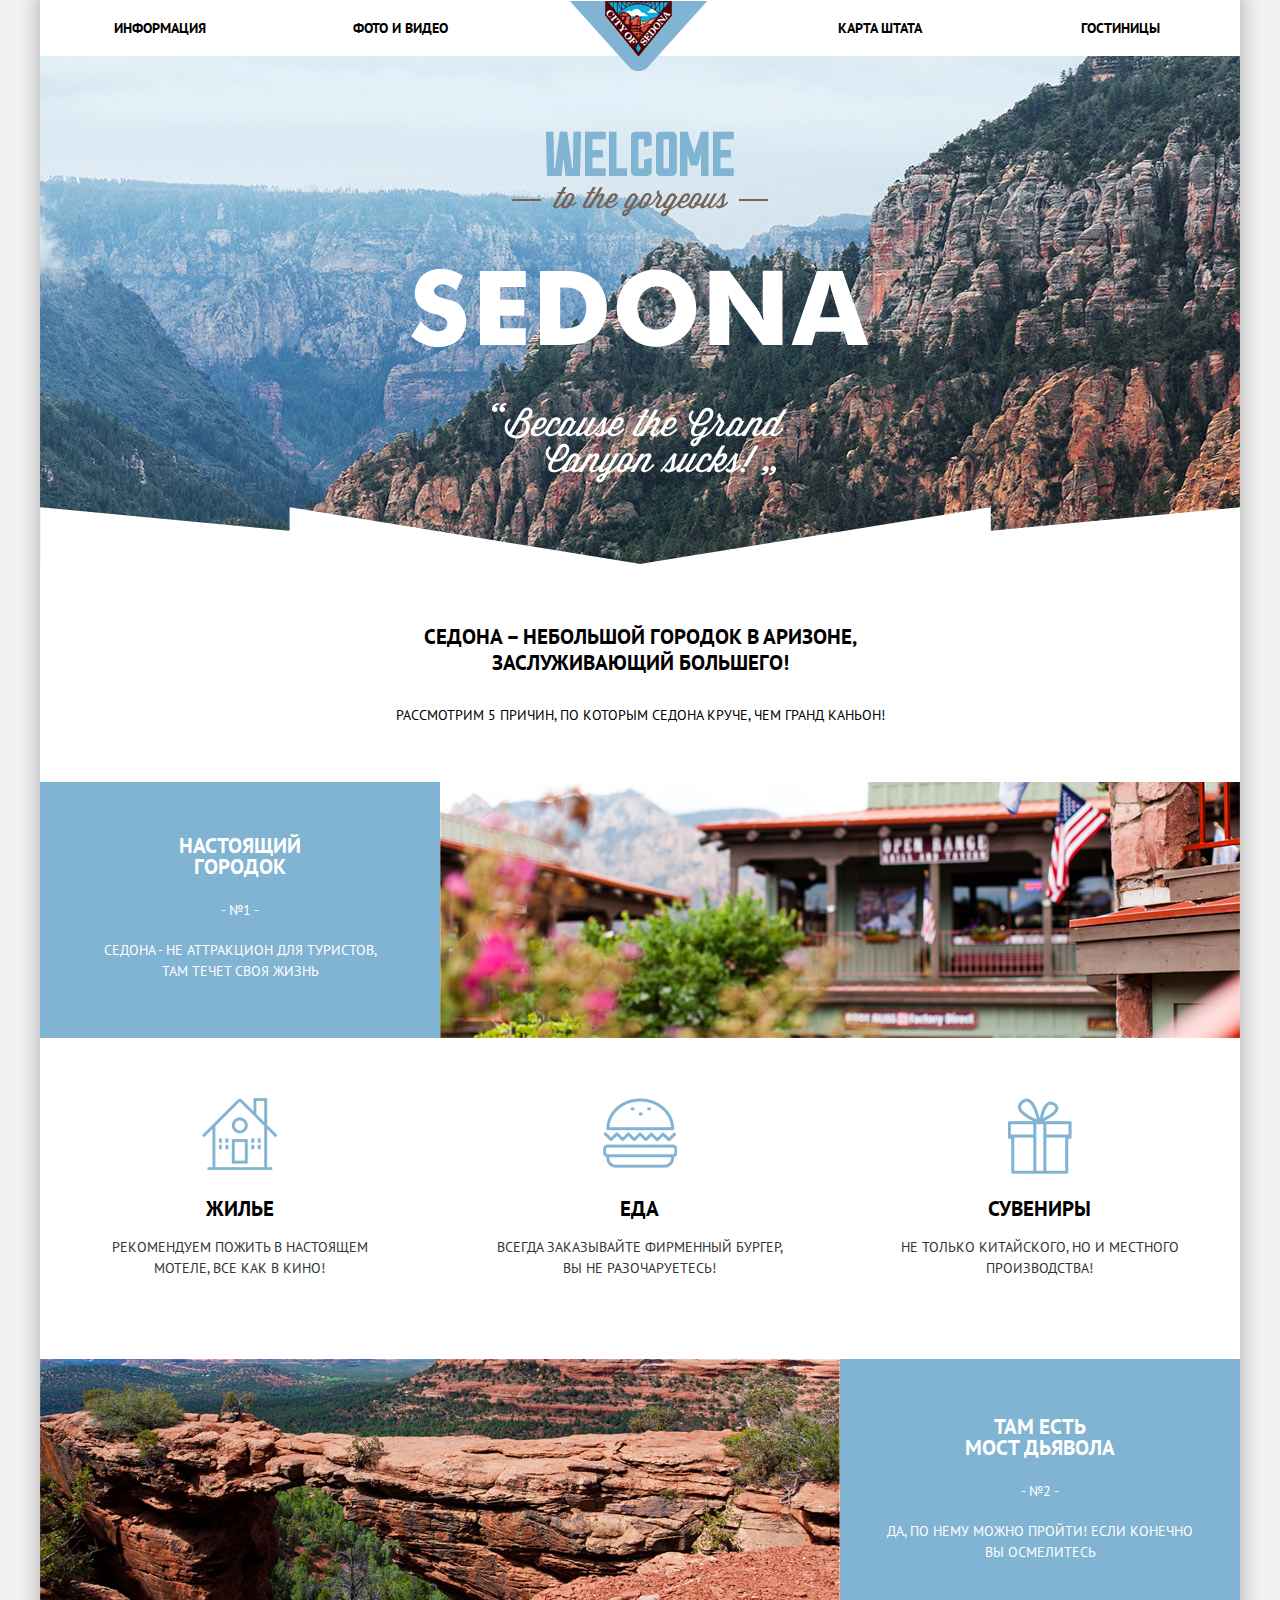
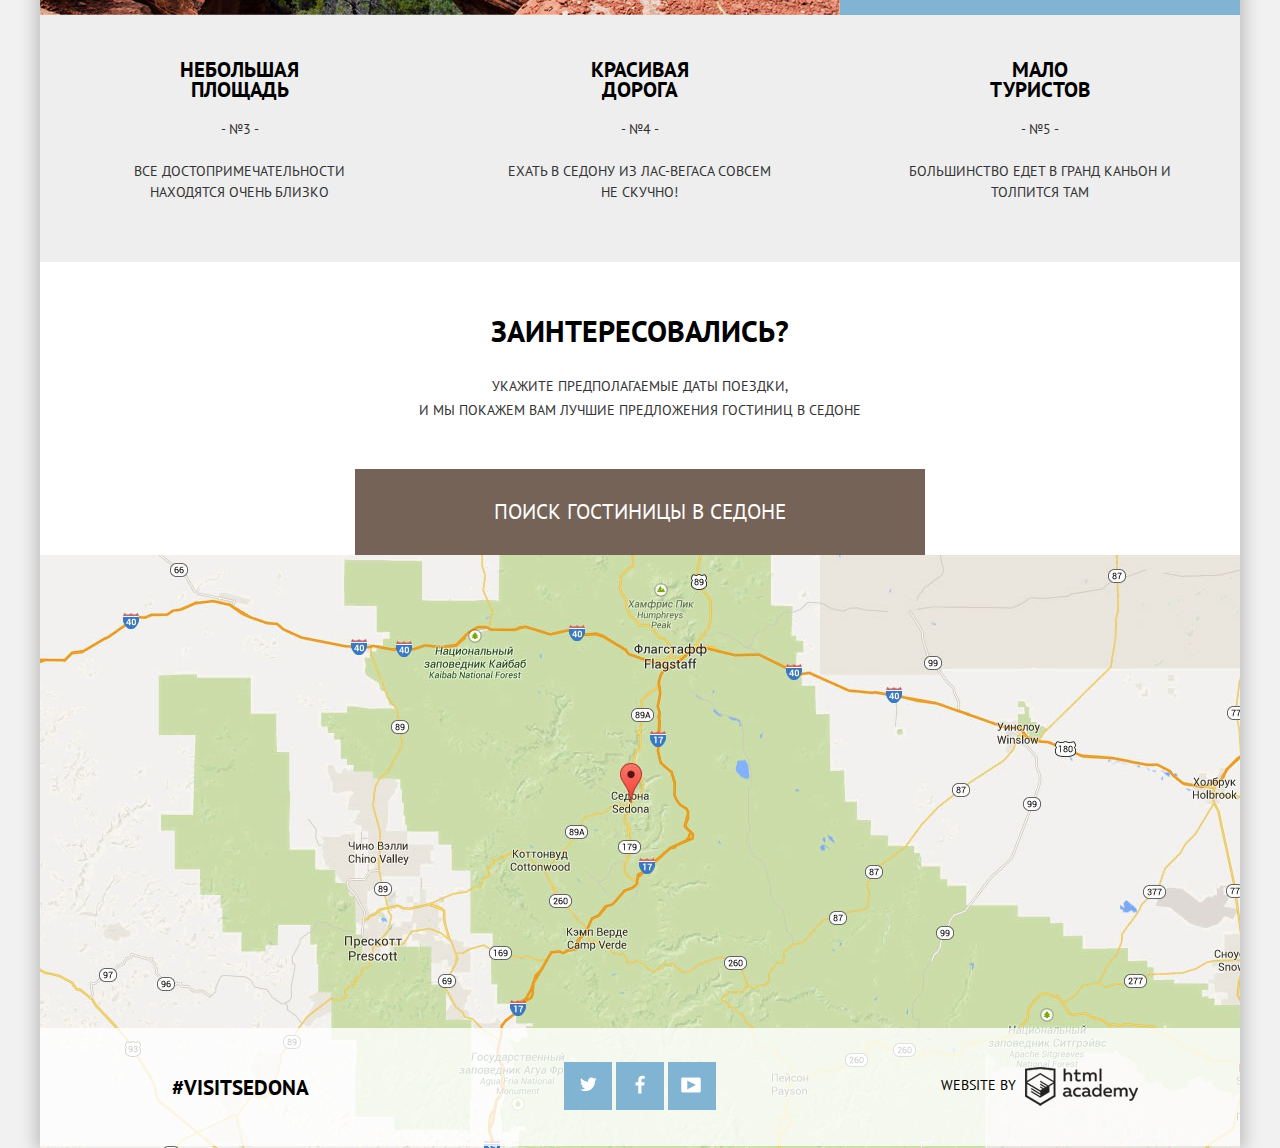
<file: index.html>
<!DOCTYPE html>
<html lang="ru">
<head>
  <meta charset="utf-8">
  <title>Седона</title>
  <link href="css/normalize.css" type="text/css" rel="stylesheet">
  <link href="https://fonts.googleapis.com/css?family=PT+Sans:400,700&amp;subset=cyrillic" rel="stylesheet">
  <link href="css/style.css" type="text/css" rel="stylesheet">
</head>
<body>
<div class="wrapper container">
  <header class="main-header clearfix">
    <nav class="main-navigation">
      <ul>
        <li>
          <a href="#">Информация</a>
        </li>
        <li>
          <a href="#">Фото и видео</a>
        </li>
        <li>
          <a href="hotels.html">Гостиницы </a>
        </li>
        <li>
          <a href="#">Карта штата</a>
        </li>
      </ul>
      <div class="logo">
        <a href="index.html"><img src="img/logo.png" alt="logo" width="138" height="70"></a>
      </div>
    </nav>
  </header>
  <main class="clearfix">
    <div class="img-bg">
      <div class="img-bg-logo">
        <img src="img/text.png" alt="text" width="458" height="352">
      </div>
    </div>
    <div class="name clearfix">
      <h1>Седона – небольшой городок в Аризоне, заслуживающий большего!</h1>

      <p>Рассмотрим 5 причин, по которым Седона круче, чем Гранд Каньон!</p>
    </div>
    <div class="town clearfix">
      <div class="img-town">
        <img src="img/image1.jpg" alt="town" width="800" height="256">
      </div>
      <div class="town-text">
        <h2 class="town-text-title">Настоящий <br>
          городок</h2>

        <p>- №1 -</p>

        <p>Седона - не аттракцион для туристов, там течет своя жизнь</p>
      </div>
    </div>
    <div class="advantages-main">
      <ul class="advantages clearfix">
        <li class="advantages-item">

          <h3>Жилье</h3>

          <p>Рекомендуем пожить в настоящем мотеле, все как в кино!</p>
        </li>
        <li class="advantages-item">

          <h3>Еда</h3>

          <p>Всегда заказывайте фирменный бургер, вы не разочаруетесь!</p>
        </li>
        <li class="advantages-item">

          <h3>Сувениры</h3>

          <p>Не только китайского, но и местного производства!</p>
        </li>
      </ul>
    </div>
    <div class="bridge clearfix">
      <div class="bridge-img">
        <img src="img/image2.jpg" alt="bridge" width="800" height="256">
      </div>
      <div class="bridge-text">
        <h2>Там есть <br> мост дьявола</h2>

        <p>- №2 -</p>

        <p>Да, по нему можно пройти! Если конечно вы осмелитесь</p>
      </div>
    </div>
    <div class="advantages2-main ">
      <ul class="advantages2 clearfix">
        <li class="advantages2-item">
          <h3 class="advantages2-title">Небольшая <br> площадь</h3>

          <p class="advantages2-numb">- №3 -</p>

          <p class="advantages2-descr">Все достопримечательности находятся очень близко</p>
        </li>
        <li class="advantages2-item">
          <h3 class="advantages2-title">Красивая <br> дорога</h3>

          <p class="advantages2-numb">- №4 -</p>

          <p class="advantages2-descr">Ехать в Седону из Лас-Вегаса совсем не скучно!</p>
        </li>
        <li class="advantages2-item">
          <h3 class="advantages2-title">Мало <br> туристов</h3>

          <p class="advantages2-numb">- №5 -</p>

          <p class="advantages2-descr">Большинство едет в Гранд Каньон и толпится там</p>
        </li>
      </ul>
    </div>
    <div class="date clearfix">
      <h2>Заинтересовались?</h2>

      <p>Укажите предполагаемые даты поездки,<br>
        и мы покажем вам лучшие предложения гостиниц в Седоне</p>

      <div class="choose-hotel">
        <a href="search.html" class="choose-hotel-title">Поиск гостиницы в Седоне</a>

        <div class="choose-hotel-popup ">
          <form class="choose-form" action="#" method="post">
            <fieldset class="form-row">
              <label for="date-hotel">Дата заезда:</label>
              <input type="text" id="date-hotel" name="date-hotel-in" value="24 апреля 2016">
              <span class="icon-calendar"></span>
            </fieldset>

            <fieldset class="form-row">
              <label for="date-hotel-out">Дата выезда:</label>
              <input type="text" id="date-hotel-out" name="date-hotel-out" value="4 июля 2016">
              <span class="icon-calendar"></span>
            </fieldset>

            <div class="counters clearfix">
              <div class="counter-left">
                <label for="adult">Взрослые:</label>
                <button class="button-min">-</button>
                <input type="text" id="adult" value="2">
                <button class="button-max">+</button>
              </div>
              <div class="counter-right">
                <label for="child" class="counter-right-label">Дети:</label>
                <button class="button-min">-</button>
                <input type="text" id="child" value="0">
                <button class="button-max">+</button>
              </div>
            </div>

            <button class="found" type="submit">Найти</button>
          </form>
        </div>
      </div>
    </div>
    <div class="js-open-map">
      <div class="map"></div>
    </div>
  </main>
  <footer class="main-footer clearfix">
    <div class="hashtag">
      <p>#visitsedona</p>
    </div>
    <div class="footer-social">
      <a class="social-btn social-btn-tw" href="#" target="_blank">Twitter</a>
      <a class="social-btn social-btn-fb" href="#" target="_blank">Facebook</a>
      <a class="social-btn social-btn-yt" href="#" target="_blank">Youtube</a>
    </div>
    <div class="footer-copyright">
      <span>Website by</span>
      <a class="btn" href="https://htmlacademy.ru" target="_blank">
      </a>
    </div>
  </footer>

  <script src="js/script.js"></script>

</div>
</body>
</html>
</file>
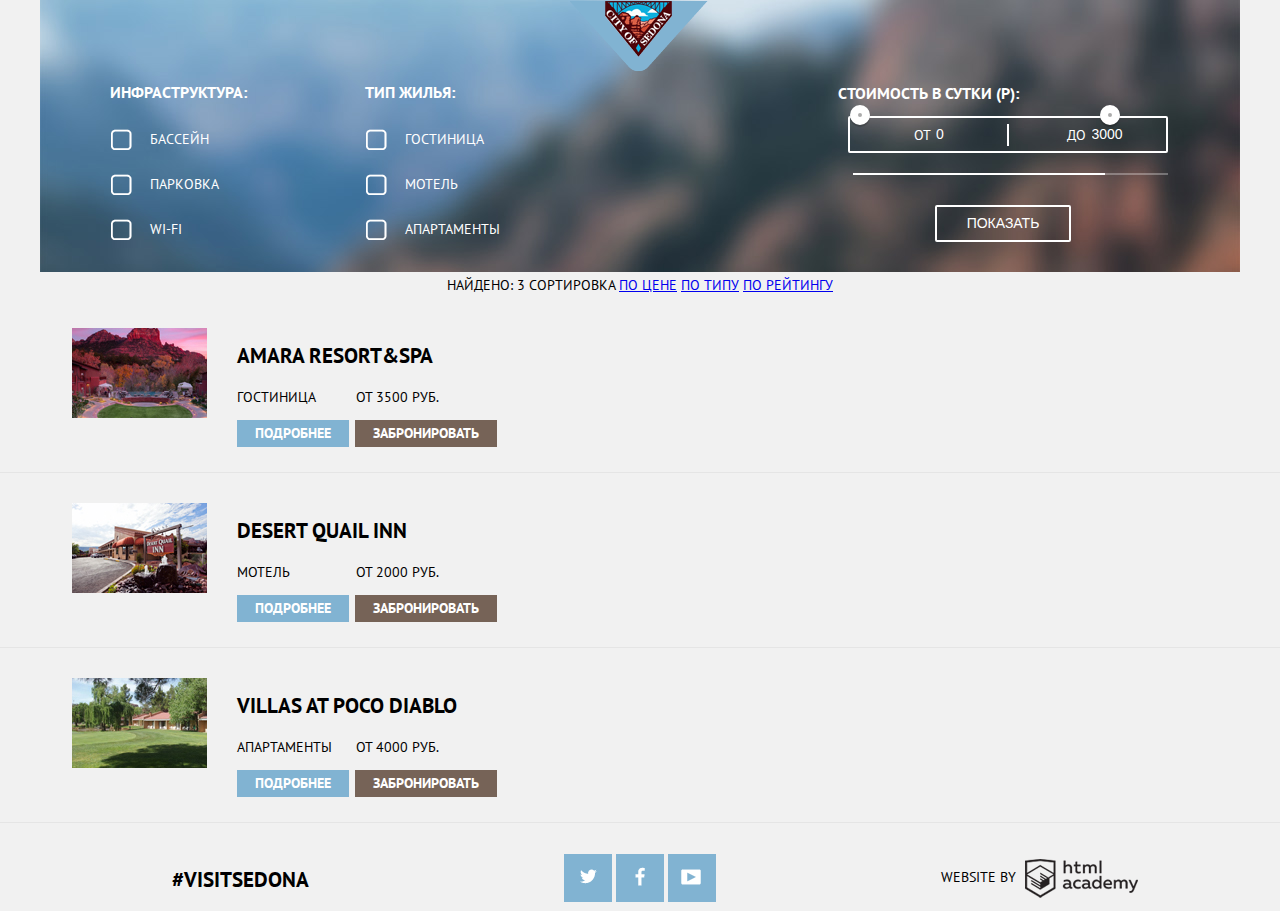
<file: catalog.html>
<!DOCTYPE html>
<html land="ru">
	<head>
    <meta charset="utf-8">
    <title>Седона</title>
    <link href="css/normalize.css" type="text/css" rel="stylesheet">
    <link href="css/style.css" type="text/css" rel="stylesheet">
    <link href="https://fonts.googleapis.com/css?family=PT+Sans:400,700&amp;subset=cyrillic" rel="stylesheet">
  </head>
  <body>
  	<header class="main-header">
  		<div class="container">
  			<nav class="main-navigation">
  				<ul>
  					<li>
  						<a href="#">Информация</a>
  					</li>
  					<li>
  						<a href="#">Фото и видео</a>
  					</li>
  					<li>
  						<a href="#">Карта штата</a>
  					</li>
  					<li>
  						<a href="#">Гостиницы</a>
  					</li>
  				</ul>
          <div class="logo">
            <img src="img/logo.png" alt="logo">
          </div>
  			</nav>
  		</div>
  	</header>
	  	<main>
	  		<div class="filters clearfix container"> 
				<div class="infrastructure container">
					<h3>Инфраструктура:</h3>
            		<input type="checkbox" name="pool" value="pool"><label for="check"><span></span>Бассейн</label><br>
            		<input type="checkbox" name="parking" value="parking"><label for="check"><span></span>Парковка</label><br>
            		<input type="checkbox" name="wi-fi" value="wi-fi"><label for="check"><span></span>Wi-fi</label><br>
            	</div>
				<div class="type-house">
					<h3>Тип жилья:</h3>
					<input type="checkbox" name="hotel" value="hotel"><label for="check"><span></span>Гостиница</label><br>
					<input type="checkbox" name="motel" value="motel"><label for="check"><span></span>Мотель</label><br>
					<input type="checkbox" name="apartments" value="apartments"><label for="check"><span></span>Апартаменты</label><br>
				</div>
				<div class="filter-range">
					<div class="filter-range-title">Стоимость в сутки (Р):</div>
					<div class="price-controls">
						<label class="min-price">от <input type="text" name="min-price" value="0"></label>
						<label class="max-price">до <input type="text" name="max-price" value="3000"></label>
					</div>
					<div class="range-controls">
						<div class="scale">
							<div class="bar"></div>
						</div>
						<div class="range-toggle range-toggle-min"></div>
						<div class="range-toggle range-toggle-max"></div>
					</div>
					<button class="btn-transparent" type="submit">Показать</button>
				</div>
			</div>
			<div class="items">
				<span>Найдено: 3</span>
				<span>Сортировка</span>
	  			<a href="#">по цене</a>
	  			<a href="#">по типу</a>
	  			<a href="#">по рейтингу</a>
  			</div>
          <div class="logo">
            <img src="img/logo.png" alt="logo">
          </div>
  			</nav>
		  			<div class="hotels clearfix">
			  			<div class="hotel-img">
			  				<img src="img/amara.jpg" alt="Amara" width="135" height="90">
			  			</div>
			  			<div class="hotel">
				  			<h3>Amara resort&amp;spa</h3>
				  			<span class="type">Гостиница</span>
				  			<span class="price">от 3500 руб.</span><br>
				  			<a href="#" class="detail">Подробнее</a>
				  			<a href="#" class="reserved">Забронировать</a>
			  			</div>
		  			</div>
		  			<div class="hotels clearfix">
			  			<div class="hotel-img">
			  				<img src="img/desert.jpg" alt="Desert" width="135" height="90">
			  			</div>
			  			<div class="hotel">
				  			<h3>Desert quail inn</h3>
				  			<span class="type">Мотель</span>
				  			<span class="price">от 2000 руб.</span><br>
				  			<a href="#" class="detail">Подробнее</a>
				  			<a href="#" class="reserved">Забронировать</a>
			  			</div>
		  			</div>
		  			<div class="hotels clearfix">
			  			<div class="hotel-img">
			  				<img src="img/villas.jpg" alt="villas" width="135" height="90">
			  			</div>
			  			<div class="hotel">
				  			<h3>Villas at poco diablo</h3>
				  			<span class="type">Апартаменты</span>
				  			<span class="price">от 4000 руб.</span><br>
				  			<a href="#" class="detail">Подробнее</a>
				  			<a href="#" class="reserved">Забронировать</a>
		  				</div>
		  			</div>

	  	</main>
	  	</main>
		  <footer class="main-footer2 container">
	        <section class="hashtag">
	  			<p>#visitsedona</p>
	        </section>
	  		<section class="footer-social">
	  			<a class="social-btn social-btn-tw" href="#" target="_blank">Twitter</a>
	          	<a class="social-btn social-btn-fb" href="#" target="_blank">Facebook</a>
	          	<a class="social-btn social-btn-yt" href="#" target="_blank">Youtube</a>
	  		</section>
	  		<section class="footer-copyright">
	  			<span>Website by</span>
	  			<a class="btn" href="https://htmlacademy.ru" target="_blank"> 
         		</a>
	  		</section>
	  	</footer>
	</body>
</html>
</file>
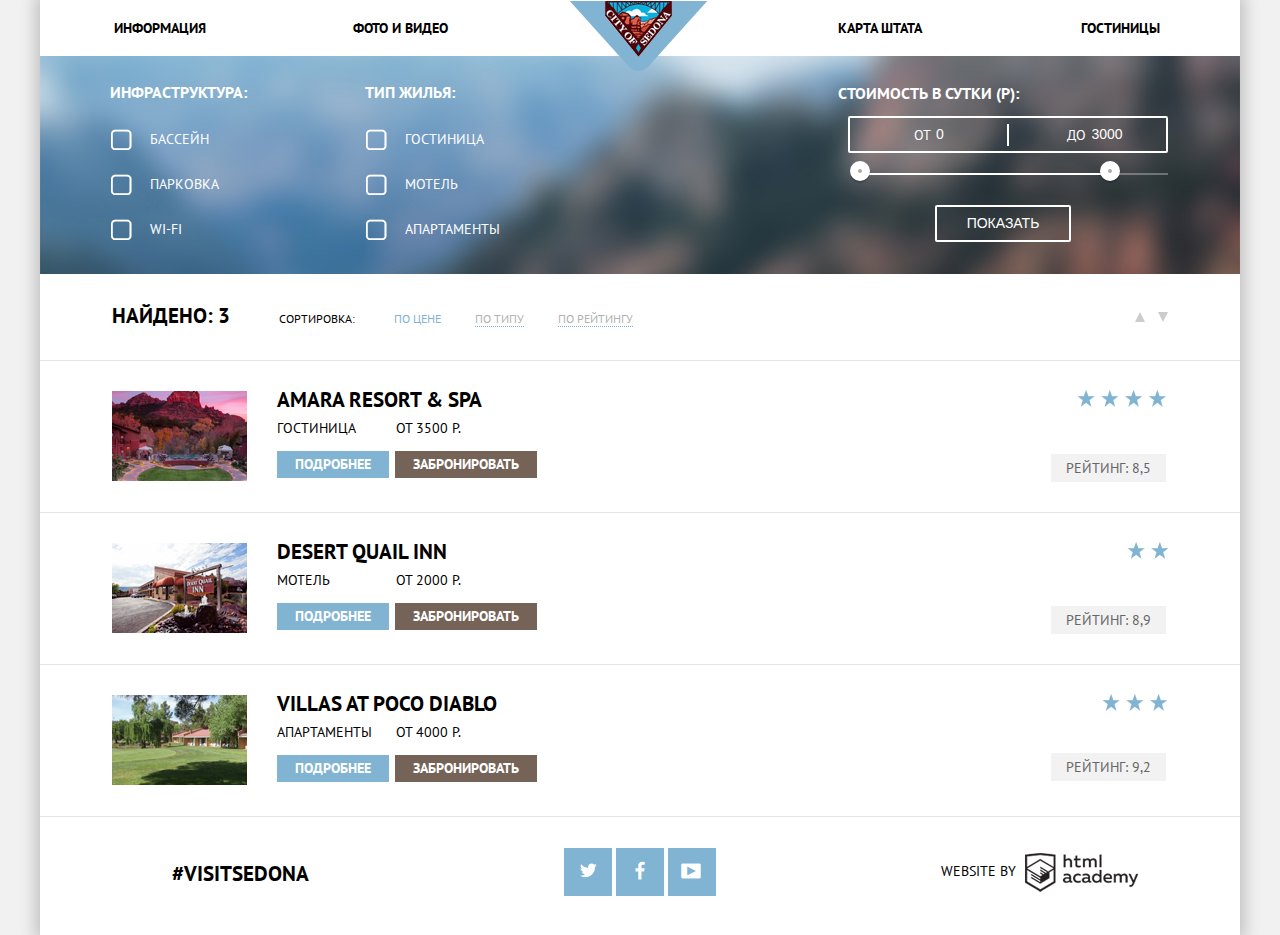
<file: hotels.html>
<!DOCTYPE html>
<html lang="ru">
<head>
  <meta charset="utf-8">
  <title>Седона</title>
  <link href="css/normalize.css" type="text/css" rel="stylesheet">
  <link href="css/style.css" type="text/css" rel="stylesheet">
  <link href="https://fonts.googleapis.com/css?family=PT+Sans:400,700&amp;subset=cyrillic" rel="stylesheet">
</head>
<body>
<div class="wrapper container">
  <header class="main-header clearfix">
    <nav class="main-navigation">
      <ul>
        <li>
          <a href="#">Информация</a>
        </li>
        <li>
          <a href="#">Фото и видео</a>
        </li>
        <li>
          <a href="hotels.html">Гостиницы </a>
        </li>
        <li>
          <a href="#">Карта штата</a>
        </li>
      </ul>
      <div class="logo">
        <a href="index.html"><img src="img/logo.png" alt="logo" width="138" height="70"></a>
      </div>
    </nav>
  </header>
  <main>
    <form class="filters clearfix">
      <div class="infrastructure">
        <h3>Инфраструктура:</h3>

        <div class="">
          <input type="checkbox" name="pool" value="pool" id="check">
          <label for="check"><span></span>Бассейн</label>
        </div>
        <div class="">
          <input type="checkbox" name="parking" value="parking" id="check2">
          <label for="check2"><span></span>Парковка</label>
        </div>
        <div class="">
          <input type="checkbox" name="wi-fi" value="wi-fi" id="check3">
          <label for="check3"><span></span>Wi-fi</label>
        </div>
      </div>
      <div class="type-house">
        <h3>Тип жилья:</h3>

        <div class="">
          <input type="checkbox" name="hotel" value="hotel" id="check-hotel">
          <label for="check-hotel"><span></span>Гостиница</label>
        </div>
        <div class="">
          <input type="checkbox" name="motel" value="motel" id="check-motel">
          <label for="check-motel"><span></span>Мотель</label>
        </div>
        <div class="">
          <input type="checkbox" name="apartments" value="apartments" id="check-apartments">
          <label for="check-apartments"><span></span>Апартаменты</label>
        </div>
      </div>
      <div class="filter-range" action="#">
        <div class="filter-range-title">Стоимость в сутки (Р):</div>
        <div class="price-controls">
          <label class="min-price">от <input type="text" name="min-price" value="0"></label>
          <label class="max-price">до <input type="text" name="max-price" value="3000"></label>
        </div>
        <div class="range-controls">
          <div class="scale">
            <div class="bar"></div>
          </div>
          <div class="range-toggle range-toggle-min"></div>
          <div class="range-toggle range-toggle-max"></div>
        </div>
        <button class="btn-transparent" type="submit">Показать</button>
      </div>
    </form>
    <div class="sorter clearfix">
      <div class="sorter-left">
        <span class="find">Найдено: 3</span>
        <span class="sort">Сортировка:</span>
        <a href="#" class="active">по цене</a>
        <a href="#">по типу</a>
        <a href="#">по рейтингу</a>
      </div>
      <div class="sorter-right">
        <a href="#" class="icon-up"></a>
        <a href="#" class="icon-down"></a>
      </div>
    </div>
    <div class="hotels clearfix">
      <div class="hotel-img">
        <img src="img/amara.jpg" alt="Amara" width="135" height="90">
      </div>
      <div class="hotel">
        <a class="hotel-name" href="#">Amara Resort & Spa</a>
        <span class="type">Гостиница</span>
        <span class="price">от 3500 р.</span>

        <div class="hotel-btn">
          <a href="#" class="detail">Подробнее</a>
          <a href="#" class="reserved">Забронировать</a>
        </div>
      </div>
      <div class="rating">
        <div class="stars">5 stars</div>
        <span>Рейтинг: 8,5</span>
      </div>
    </div>
    <div class="hotels clearfix">
      <div class="hotel-img">
        <img src="img/desert.jpg" alt="Desert" width="135" height="90">
      </div>
      <div class="hotel">
        <a class="hotel-name" href="#">Desert quail inn</a>
        <span class="type">Мотель</span>
        <span class="price">от 2000 р.</span>

        <div class="hotel-btn">
          <a href="#" class="detail">Подробнее</a>
          <a href="#" class="reserved">Забронировать</a>
        </div>
      </div>
      <div class="rating">
        <div class="stars2">2 stars</div>
        <span>Рейтинг: 8,9</span>
      </div>
    </div>
    <div class="hotels clearfix">
      <div class="hotel-img">
        <img src="img/villas.jpg" alt="villas" width="135" height="90">
      </div>
      <div class="hotel">
        <a class="hotel-name" href="#">Villas at poco diablo</a>
        <span class="type">Апартаменты</span>
        <span class="price">от 4000 р.</span>

        <div class="hotel-btn">
          <a href="#" class="detail">Подробнее</a>
          <a href="#" class="reserved">Забронировать</a>
        </div>
      </div>
      <div class="rating">
        <div class="stars3">3 stars</div>
        <span>Рейтинг: 9,2</span>
      </div>
    </div>
  </main>
  <footer class="main-footer2 clearfix">
    <div class="hashtag">
      <p>#visitsedona</p>
    </div>
    <div class="footer-social">
      <a class="social-btn social-btn-tw" href="#" target="_blank">Twitter</a>
      <a class="social-btn social-btn-fb" href="#" target="_blank">Facebook</a>
      <a class="social-btn social-btn-yt" href="#" target="_blank">Youtube</a>
    </div>
    <div class="footer-copyright">
      <span>Website by</span>
      <a class="btn" href="https://htmlacademy.ru" target="_blank">
      </a>
    </div>
  </footer>
</div>
</body>
</html>
</file>
<file: css/style.css>
body {
  font-family: "PT Sans", "Arial", sans-serif;
  font-size: 14px;
  line-height: 21px;
  background: #f1f1f1;
  text-transform: uppercase;
  text-align: center;
}

.wrapper {
  box-shadow: 0 0 15px 5px rgba(0, 1, 1, 0.2);
  background-color: #ffffff;
}

h1 {
  font-weight: bold;
  font-size: 21px;
  padding-bottom: 12px;
  line-height: 26px;
  width: 440px;
  margin-right: auto;
  margin-left: auto;
}

h2 {
  font-size: 21px;
  font-weight: bold;
  padding-bottom: 5px;
  line-height: 21px;
  padding-top: 40px;
}

h3 {
  font-size: 21px;
  font-weight: bold;
}

ul {
  font-size: 0;
  margin: 0;
  padding: 0;
}

p {
  font-size: 14px;
  line-height: 21px;
}

a {
  line-height: 26px;
}

.container {
  margin: auto;
  padding: 0;
  width: 1200px;
  position: relative;
}

.clearfix:after {
  content: "";
  clear: both;
  display: table;
}

.main-navigation li {
  display: inline-block;
  text-align: top;
  vertical-align: top;
  float: left;
  width: 20%;
  font-size: 14px;
  font-weight: bold;
  padding: 15px 0;
}

.main-navigation a {
  text-decoration: none;
  color: #000000;
}

.main-navigation a:hover {
  color: #81b3d2;
}

.main-navigation a:after:hover {
  opacity: 0.3;
}

.main-navigation a:active {
  color: #766357;
}

.main-navigation a:active:hover {
  color: #604e43;
}

.main-navigation a:active:after {
  opacity: 0.3;
}

header ul li:nth-child(3),
header ul li:last-child {
  float: right;
}

.logo {
  position: absolute;
  bottom: 0;
  left: 50%;
  margin-left: -70px;
  z-index: 2;
  top: 1px;
  width: 138px;
  height: 70px;
}

.logo a {
  padding: 0;
}

.img-bg {
  background-color: #305060;
  background-image: url(../img/front.jpg);
  background-repeat: no-repeat;
  background-position: bottom center;
  position: relative;
  margin-bottom: 60px;
  z-index: 1;
}

.img-bg:after {
  content: "";
  position: absolute;
  bottom: 0;
  left: 0;
  width: 100%;
  height: 57px;
  background-image: url(../img/front.png);
  background-repeat: no-repeat;
  background-position: center;
}

.img-bg-logo {
  text-align: center;
  padding: 75px 0;
}

.name {
  display: inline;
  line-height: 26px;
}

.name p {
  line-height: 26px;
}

.img-town {
  float: right;
  width: 800px;
  height: 256px;
}

.town {
  margin-top: 40px;
  background: #81b3d2;
  margin-bottom: 20px;
}

.town-text {
  float: left;
  width: 286px;
  color: #ffffff;
  padding-left: 57px;
}

.town-text-title {
  font-size: 21px;
  font-weight: bold;
  padding-bottom: 5px;
  line-height: 21px;
  padding-top: 36px;
}

.town-text p {
  padding-bottom: 5px;
}

.advantages-item {
  float: left;
  width: 33.33%;
  margin-top: 40px;
  margin-bottom: 66px;
  background: #ffffff url(../img/food.png) no-repeat top;
}

.advantages-item:first-child{
  background: #ffffff url(../img/house.png) no-repeat top;
}

.advantages-item:last-child{
  background: #ffffff url(../img/souvenir.png) no-repeat top;
}

.advantages-item h3{
  padding-top: 79px;
  margin-bottom: 18px;
}

.advantages-item p {
  color: #333333;
  padding-left: 55px;
  padding-right: 55px;
}

.bridge-img {
  float: left;
  width: 800px;
  height: 256px;
}

.bridge {
  background: #81b3d2;
}

.bridge-text {
  float: right;
  width: 320px;
  color: #ffffff;
  padding-right: 40px;
}

.bridge-text p {
  padding-bottom: 5px;
}

.advantages2-main {
  background-color: #eeeeee;
}

.advantages2-item {
  padding-top: 45px;
  float: left;
  width: 33.33%;
  padding-bottom: 45px;
}

.advantages2-title {
  margin-top: 0;
  margin-bottom: 19px;
  line-height: 20px;
}

.advantages2-numb {
  margin-top: 0;
  margin-bottom: 21px;
}

.advantages2-descr {
  margin-top: 0;
  padding-right: 60px;
  padding-left: 60px;
}

.advantages2-item p {
  color: #333333;
}

.filters {
  background-color: #3a5a6f;
  background-image: url(../img/image3.jpg);
  background-repeat: no-repeat;
  background-position: center top;
  position: relative;
  min-height: 218px;
  margin-left: auto;
  margin-right: auto;
}

.infrastructure {
  float: left;
  width: 255px;
  color: #ffffff;
  text-align: left;
  padding-left: 70px;
}

.filters h3 {
  padding-top: 10px;
  font-size: 16px;
  line-height: 21px;
  margin-bottom: 26px;
}

.type-house {
  float: left;
  width: 163px;
  color: #ffffff;
  margin-right: 120px;
  text-align: left;
}

input[type="checkbox"] {
  display: none;
}

input[type="checkbox"] + label span {
  display: inline-block;
  text-align: center;
  vertical-align: top;
  width: 23px;
  height: 23px;
  margin: -2px 16px 24px 1px;
  background-image: url(../img/sprite.png);
  background-repeat: no-repeat;
  background-position: -338px -5px;
  cursor: pointer;
}

input[type="checkbox"]:hover + label span {
  background-position: -338px -5px;
}

input[type="checkbox"]:disabled:hover + label span {
  background-position: -785px -5px;
}

input[type="checkbox"]:checked + label span {
  background-position: -376px -6px;
}

input[type="checkbox"]:checked:disabled+ label span {
  background-position: -719px -6px;
}

.filter-range {
  margin-left: 190px;
  margin-right: 72px;
  margin-top: 27px;
  float: left;
  width: 330px;
  color: #ffffff;
  text-transform: uppercase;
}

.filter-range-title {
  margin-bottom: 12px;
  font-weight: 600;
  font-size: 16px;
  line-height: 21px;
  text-align: left;
}

.price-controls {
  margin-left: 10px;
  position: relative;
  height: 33px;
  margin-bottom: 20px;
  font-size: 0;
  border: 2px solid #ffffff;
  border-radius: 2px;
}

.price-controls:after {
  content: "";
  position: absolute;
  top: 50%;
  left: 50%;
  width: 2px;
  height: 22px;
  background: #ffffff;
  transform: translate(-50%, -50%);
}

.price-controls label {
  display: inline-block;
  text-align: center;
  height: 30px;
  padding-top: 2px;
  font-size: 14px;
  line-height: 21px;
  vertical-align: middle;
  cursor: pointer;
}

.price-controls .max-price {
  width: 112px;
  padding-left: 42px;
}

.price-controls .min-price {
  width: 112px;
  padding-left: 50px;
}

.price-controls input {
  width: 60px;
  height: 30px;
  position: relative;
  top: -2px;
  vertical-align: middle;
  border: none;
  background-color: transparent;
  color: #ffffff;
}

.sorter-left a {
  width: 50px;
  margin: 0;
  color: inherit;
  height: 33px;
  font: inherit;
  background: none;
  border: none;
}

.sorter-left a.active,
.sorter-left a.active:hover,
.sorter-left a.active:active {
  color: #81b3d2;
  text-decoration: none;
  border-bottom: none;
}

.range-controls .scale {
  margin-left: 15px;
  height: 2px;
  background: rgba(255, 255, 255, 0.3);
}

.range-controls .bar {
  width: 80%;
  height: 2px;
  background: #ffffff;
}

.range-toggle {
  margin-left: 30px;
  position: absolute;
  top: 105px;
  left: 780px;
  width: 4px;
  height: 4px;
  background: #ababab;
  border: 8px solid #ffffff;
  border-radius: 50%;
  box-shadow: 0 2px 1px 0 rgba(0, 1, 1, 0.2);
  cursor: pointer;
}

.range-toggle:hover {
  background: #1c4f80;
}

.range-toggle-max {
  left: 1030px;
}

.sorting li {
  display: inline-block;
  text-align: top;
  vertical-align: top;
  width: 20%;
  font-size: 12px;
  line-height: 18px;
}

.sorting a {
  display: block;
  padding: 15px;
  text-decoration: none;
  color: #000000;
}

.btn-transparent {
  display: block;
  margin: 30px auto;
  padding: 6px 30px;
  font-size: 14px;
  line-height: 21px;
  color: #ffffff;
  text-transform: uppercase;
  background: transparent;
  border: 2px solid #ffffff;
  border-radius: 2px;
  cursor: pointer;
}

.btn-transparent:hover {
  color: #000000;
  background: #ffffff;
}

.sorter {
  box-sizing: border-box;
  border-bottom: 1px solid #e5e5e5;
  padding: 29px 72px;
  text-align: left;
  padding-bottom: 16px;
}

.sorter-left {
  display: inline-block;
  text-align: top;
  float: left;
  padding-bottom: 15px;
}

.find {
  padding-right: 45px;
  font-size: 21px;
  line-height: 26px;
  font-weight: bold;
}

.sort {
  padding-right: 35px;
  font-size: 12px;
  line-height: 18px;
}

.sorter-left a {
  color: #b2b2b2;
  margin-right: 30px;
  text-decoration: none;
  line-height: 18px;
  font-size: 12px;
  border-bottom: 1px dotted #81b3d2;
}

.sorter-left a:hover {
  color: #81b3d2;
  border-bottom: 1px dotted #81b3d2;
}

.sorter-left a:active {
  color: #000000;
  border-bottom: none;
}

.sorter-right {
  float: right;
  text-align: right;
}

.sorter-right a {
  display: inline-block;
  text-align: center;
  text-decoration: none;
  line-height: 18px;
  font-size: 0;
  vertical-align: middle;
  margin-left: 9px;
  margin-top: 5px;
}

.icon-up {
  width: 0;
  height: 0;
  border-left: 5px solid transparent;
  border-right: 5px solid transparent;
  border-bottom: 10px solid #cccccc;
}

.icon-down {
  width: 0;
  height: 0;
  border-left: 5px solid transparent;
  border-right: 5px solid transparent;
  border-top: 10px solid #cccccc;
}

.icon-up:hover {
  border-bottom: 10px solid #000000;
}

.icon-down:hover {
  border-top: 10px solid #000000;
}

.icon-up:active {
  border-bottom: 10px solid #81b3d2;
}

.icon-down:active {
  border-top: 10px solid #81b3d2;
}

.hotels {
  box-sizing: border-box;
  border-bottom: 1px solid #e5e5e5;
  padding-top: 26px;
  padding-bottom: 25px;
  padding-left: 72px;
}

.hotels:last-child {
  margin-bottom: 25px;
}

.hotel {
  float: left;
  width: 700px;
  text-align: left;
  padding-left: 30px;
}

.hotel-name {
  display: inline-block;
  text-align: top;
  vertical-align: top;
  width: 786px;
  text-decoration: none;
  font-size: 21px;
  line-height: 26px;
  font-weight: bold;
  padding: 0;
  margin: 0;
  padding-bottom: 5px;
  color: #000000;
}

.hotel-name:hover {
  color: #81b3d2;
}

.hotel-name:active {
  color: #000000;
  opacity: 0.3;
}

.type {
  display: inline-block;
  text-align: top;
  width: 115px;
  cursor: default;
}

.detail {
  margin-top: 12px;
  margin-right: 2px;
  padding: 3px 1px;
  display: inline-block;
  color: #ffffff;
  text-decoration: none;
  font-size: 14px;
  line-height: 21px;
  font-weight: bold;
  background-color: #81b3d2;
  width: 110px;
  text-align: center;
}

.detail:hover {
  background-color: #669ec0;
}

.detail:active {
  background-color: #5496bd;
  color: #88b6d1;
}

.reserved {
  margin-top: 12px;
  margin-right: 2px;
  padding: 3px 1px;
  display: inline-block;
  color: #ffffff;
  text-decoration: none;
  font-size: 14px;
  line-height: 21px;
  font-weight: bold;
  background-color: #766357;
  width: 140px;
  text-align: center;
}

.reserved:hover {
  background-color: #604e43;
}

.reserved:active {
  background-color: #503e33;
  color: #857871;
}

.hotel-img {
  float: left;
  width: 135px;
  min-height: 90px;
  padding-top: 4px;

}

.rating {
  display: inline-block;
  text-align: top;
  float: right;
  width: 120px;
  margin-right: 72px;
}

.rating span {
  background-color: #f2f2f2;
  font-size: 14px;
  line-height: 21px;
  color: #666666;
  padding: 5px 15px;
}

.stars {
  font-size: 0;
  display: inline-block;
  text-align: top;
  float: right;
  width: 120px;
  background: url(../img/sprite.png) no-repeat;
  background-position: -395px -50px;
  padding-bottom: 50px;
}

.stars2 {
  font-size: 0;
  display: inline-block;
  text-align: top;
  float: right;
  width: 120px;
  background: url(../img/sprite.png) no-repeat;
  background-position: -520px -50px;
  padding-bottom: 50px;
}

.stars3 {
  font-size: 0;
  display: inline-block;
  text-align: top;
  float: right;
  width: 120px;
  background: url(../img/sprite.png) no-repeat;
  background-position: -715px -50px;
  padding-bottom: 45px;
}

.date {
  margin-left: auto;
  margin-right: auto;
  width: 1200px;
}

.date h2 {
  font-size: 30px;
  line-height: 24px;
  padding-bottom: 6px;
  padding-top: 32px;
}

.date p {
  color: #333333;
  line-height: 24px;
  padding-bottom: 33px;
}

.choose-hotel {
  position: relative;
  text-align: center;
}

.choose-hotel-title {
  width: 510px;
  background-color: #766357;
}

.choose-hotel a {
  padding: 30px;
  display: inline-block;
  text-align: center;
  color: #ffffff;
  text-decoration: none;
  font-size: 21px;
  line-height: 26px;
}

.choose-hotel-popup {
  margin-left: auto;
  margin-right: auto;
  width: 570px;
  background-color: #ffffff;
  padding: 50px 0 23px;
  position: absolute;
  top: 100%;
  min-height: 320px;
  animation: movement 1.5s;
  left: 26.3%;
}

@keyframes movement {
  from {
    transform: translateY(-30%);
  }
  0% {
    opacity: 0;
  }
  20% {
    opacity: 0.2;
  }
  40% {
    opacity: 0.4;
  }
  60% {
    opacity: 0.6;
  }
  80% {
    opacity: 0.8;
  }
  100% {
    opacity: 1;
  }
}

.form-row {
  position: relative;
  border: none;
  margin-right: 10px;
  margin-left: 10px;
  font-size: 14px;
  line-height: 26px;
  color: #000000;
  text-transform: uppercase;
  font-weight: bold;
  margin-bottom: 24px;
  padding-bottom: 0;
  padding-top: 7px;
}

.form-row input {
  width: 321px;
  min-height: 33px;
  padding: 0 10px;
  margin-left: 19px;
  background-color: #f2f2f2;
  outline: none;
  border: 2px solid #ebebeb;
  font-size: 14px;
  text-transform: uppercase;
  line-height: 26px;
  font-weight: bold;
}

.counters input{
  font-size: 14px;
  text-transform: uppercase;
  line-height: 26px;
  font-weight: bold;
  text-align: center;
}

.form-row span {
  display: inline-block;
  text-align: top;
  position: absolute;
  width: 32px;
  height: 31px;
  z-index: 1;
  vertical-align: top;
  content: "";
  top: 10px;
  left: 463px;
  background-image: url(../img/sprite.png);
  background-repeat: no-repeat;
  background-position: -543px -3px;
  cursor: pointer;
}

.form-row input:hover {
  background-color: #ebebeb;
}

.form-row input:active {
  background-color: #ffffff;
}

.form-row input:focus {
  background-color: #ffffff;
}

.form-row span:hover {
  background-image: url(../img/sprite.png);
  background-repeat: no-repeat;
  background-position: -470px -3px;
}

.form-row span:active {
  background-image: url(../img/sprite.png);
  background-repeat: no-repeat;
  background-position: -507px -1px;
}

.counters {
  padding-top: 4px;
  position: relative;
  color: #000000;
  font-weight: bold;
  width: 570px;
  box-sizing: border-box;
  margin-bottom: 55px;
  padding-left: 55px;
  padding-right: 55px;
}

.counters label {
  font-size: 14px;
  vertical-align: middle;
  display: inline-block;
  width: 112px;
  text-align: left;
}

.counter-left {
  float: left;
  border: none;
  font-size: 0;
}

.counter-right {
  float: right;
  font-size: 0;
}

.counter-right label {
  padding-left: 46px;
  box-sizing: border-box;
}

.counters input[type="text"] {
  color: #000000;
  width: 38px;
  height: 36px;
  font-size: 14px;
  line-height: 26px;
  background-color: #f2f2f2;
  border: none;
  cursor: pointer;
  outline: 0;
  vertical-align: middle;
}

.button-min,
.button-max {
  height: 38px;
  width: 38px;
  font-size: 23px;
  line-height: 26px;
  background-color: #f2f2f2;
  color: #a9a9a9;
  cursor: pointer;
  vertical-align: middle;
  border: none;
  text-transform: uppercase;
  font-weight: bold;
  outline: none;
}

.button-min{
  font-size: 36px;
  font-weight: normal;
  padding-bottom: 2px;
}

.button-min:hover,
.button-max:hover {
  color: #000000;
}

.button-min:active,
.button-max:active {
  color: #81b3d2;
}

.found {
  border: none;
  display: inline-block;
  margin-right: auto;
  margin-left: auto;
  padding: 16px 35px;
  width: 458px;
  font-weight: bold;
  font-size: 14px;
  line-height: 26px;
  font-family: "PT Sans", "Arial", sans-serif;
  vertical-align: top;
  text-align: center;
  color: #ffffff;
  text-transform: uppercase;
  font-size: 21px;
  background-color: #81b3d2;
  cursor: pointer;
}

.found:hover {
  background-color: #669ec0;
}

.found:active {
  background-color: #5496bd;
  color: rgba(255, 255, 255, 0.3);
}

.map {
  width: 1200px;
  min-height: 593px;
  background: #cbdda9 url(../img/map.jpg) no-repeat;
  margin-right: auto;
  margin-left: auto;
}

.main-footer {
  padding-top: 28px;
  margin-top: -120px;
  background-color: rgba(255, 255, 255, 0.8);
  min-height: 90px;
}

.main-footer2 {
  padding-bottom: 30px;
}

.hashtag {
  float: left;
  width: 400px;
}

.hashtag p {
  font-size: 21px;
  font-weight: bold;
}

.footer-social {
  float: left;
  padding-top: 6px;
  width: 400px;
  min-height: 52px;
}

.footer-copyright {
  float: right;
  padding-top: 10px;
  width: 400px;
}

.social-btn {
  display: inline-block;
  text-align: center;
  width: 48px;
  height: 48px;
  font-size: 0;
  vertical-align: middle;
  position: relative;
  text-decoration: none;
  background: #81b3d2 url(../img/sprite.png) no-repeat;
}

.social-btn-tw {
  background-position: -208px 5px;
  background-color: #81b3d2;
}

.social-btn-fb {
  background-position: -173px 3px;
  background-color: #81b3d2;
}

.social-btn-yt {
  background-position: 8px 5px;
  background-color: #81b3d2;
}

.social-btn-tw:after {
  content: "";
  position: absolute;
  top: 50%;
  left: 50%;
  z-index: 2;
  transform: translateX(-50%) translateY(-50%);
  width: 48px;
  height: 48px;
  background-position: -208px 5px;
}

.social-btn-tw:hover {
  background-color: #669ec0;
  background-position: -208px 5px;
}

.social-btn-tw:active:after {
  background-color: #5496bd;
  opacity: 0.5;
  background-position: -208px 5px;
}

.social-btn-fb:after {
  content: "";
  position: absolute;
  top: 50%;
  left: 50%;
  z-index: 2;
  transform: translateX(-50%) translateY(-50%);
  width: 48px;
  height: 48px;
  background-position: -173px 3px;
}

.social-btn-fb:hover {
  background-color: #669ec0;
  background-position: -173px 3px;
}

.social-btn-fb:active:after {
  background-color: #5496bd;
  opacity: 0.5;
  background-position: -173px 3px;
}

.social-btn-yt:after {
  content: "";
  position: absolute;
  top: 50%;
  left: 50%;
  z-index: 2;
  transform: translateX(-50%) translateY(-50%);
  width: 48px;
  height: 48px;
  background-position: 8px 5px;
}

.social-btn-yt:hover {
  background-color: #669ec0;
  background-position: 8px 5px;
}

.social-btn-yt:active:after {
  background-color: #5496bd;
  opacity: 0.5;
  background-position: 8px 5px;
}

.btn {
  display: inline-block;
  text-align: center;
  width: 120px;
  height: 40px;
  font-size: 0;
  vertical-align: middle;
  background: url(../img/sprite.png) no-repeat;
  background-position: 0 -50px;
}

.btn:hover {
  background-position: -133px -50px;
}

.btn:active {
  background-position: -271px -50px;
}

body .js-choose-hotel-popup {
  display: none;
}
</file>
